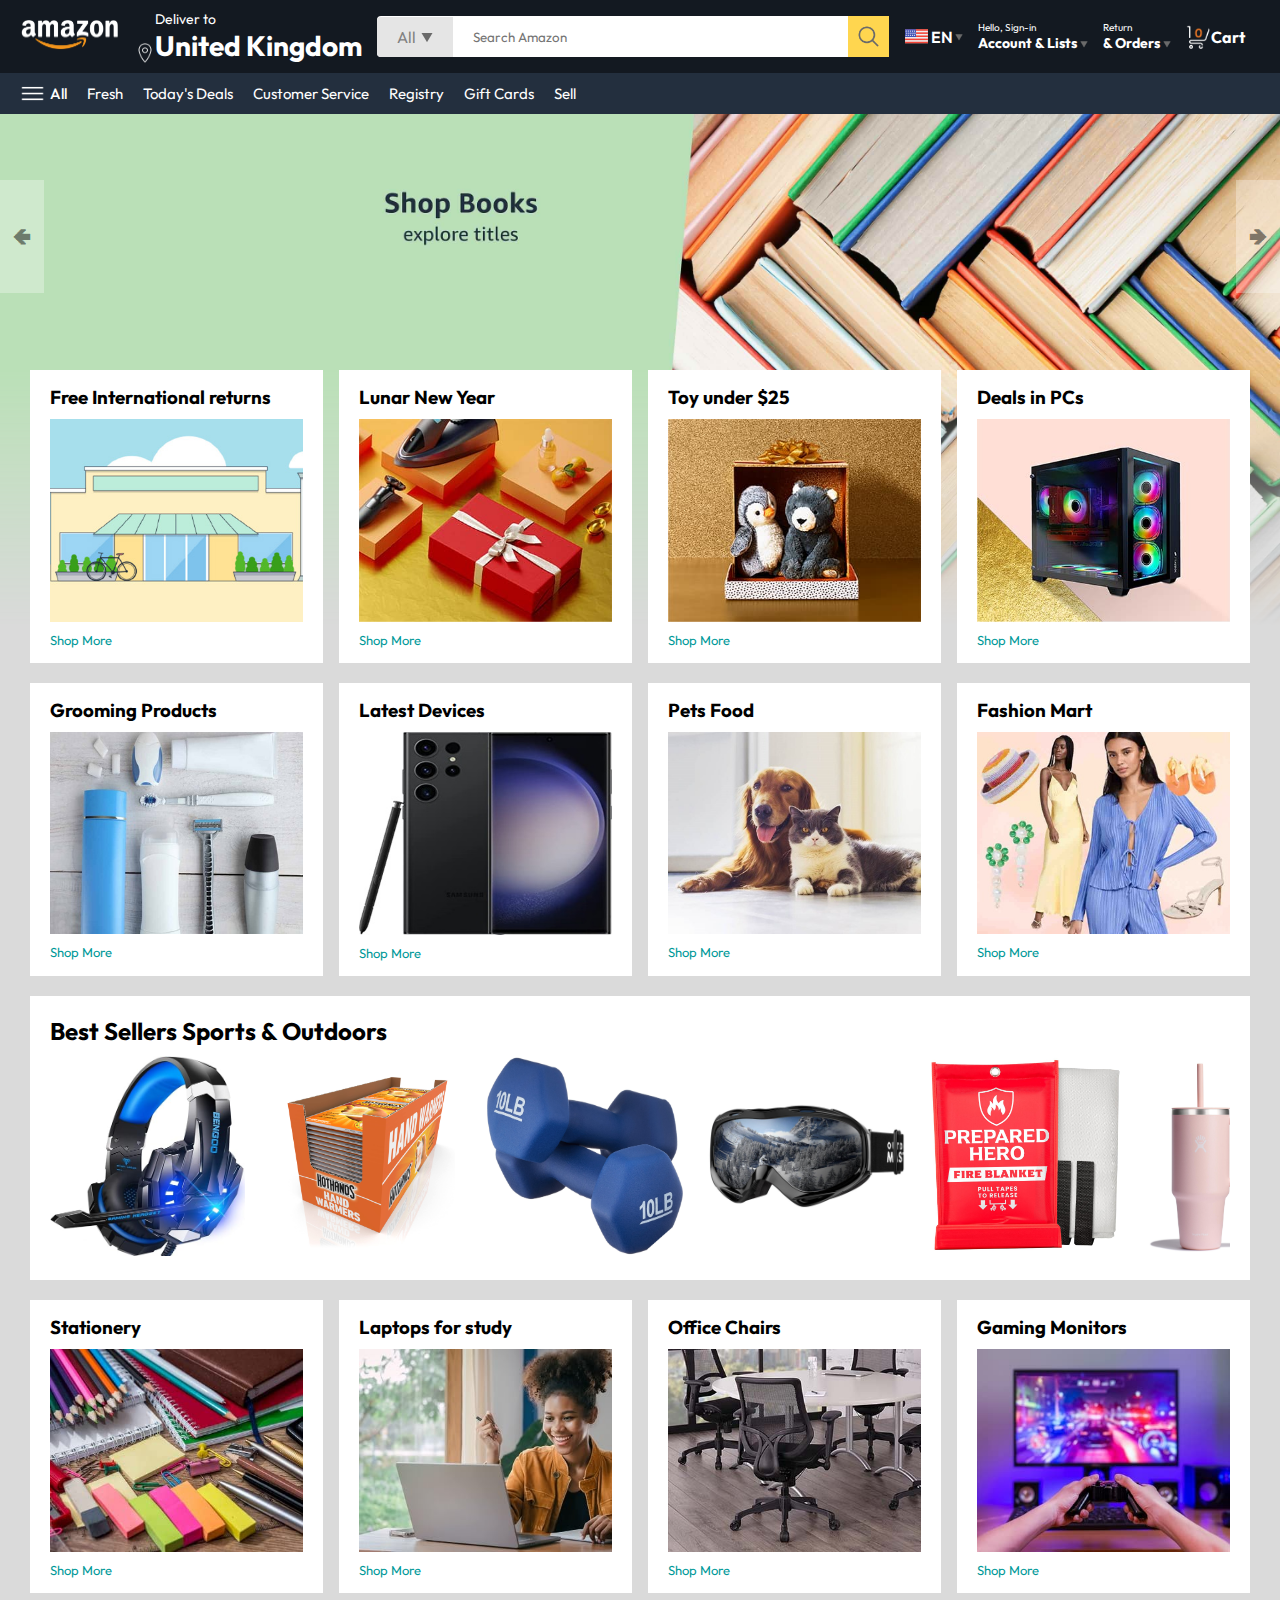
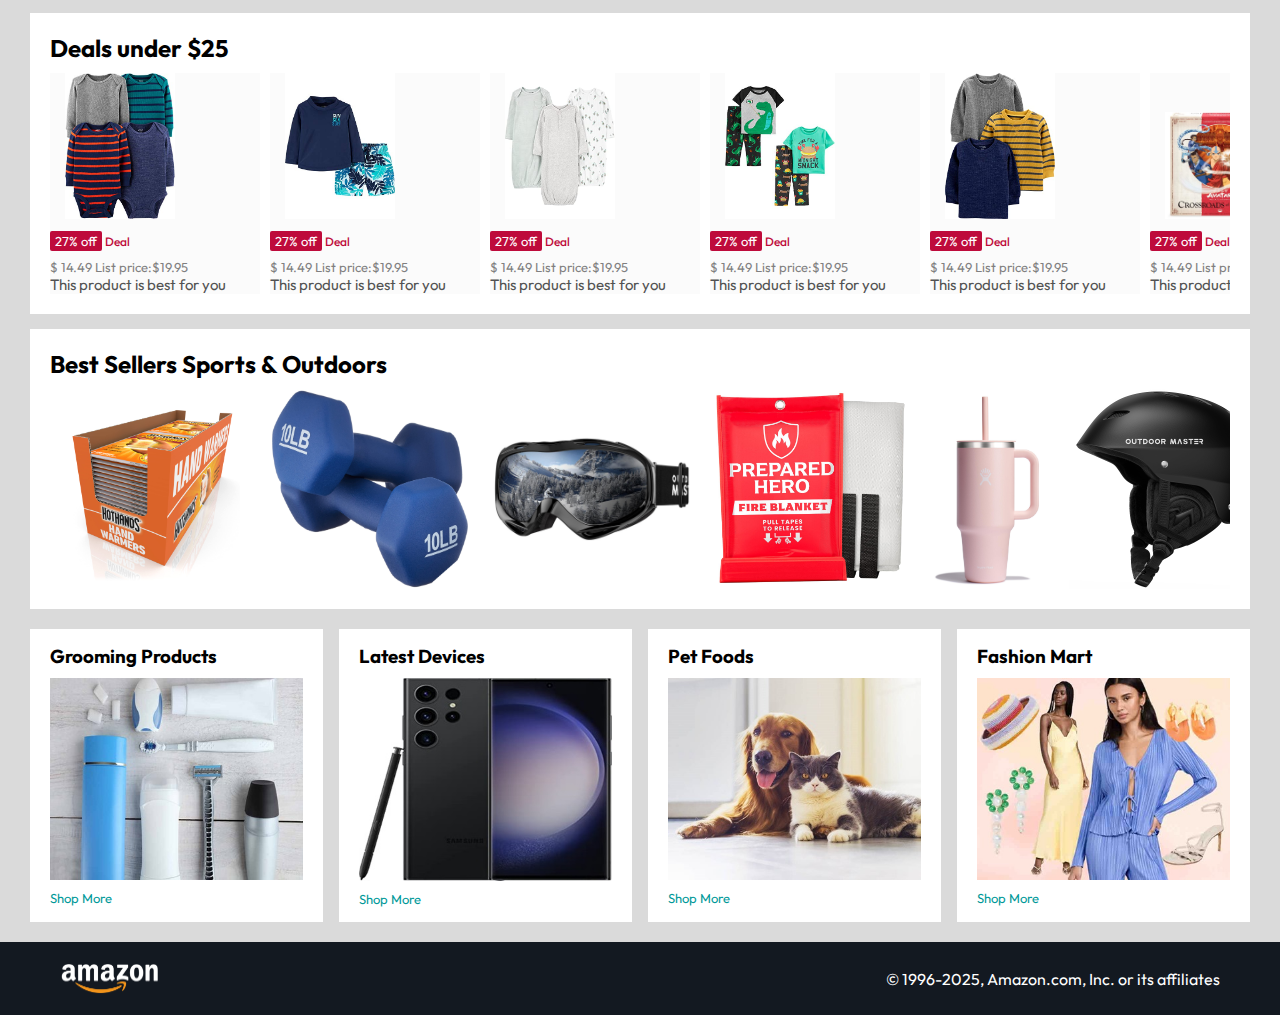
<file: index.html>
<!DOCTYPE html>
<html lang="en">
<head>
    <meta charset="UTF-8">
    <meta name="viewport" content="width=device-width, initial-scale=1.0">
    <title>Amazon Clone</title>
    <link rel="stylesheet" href="style.css">
</head>
<body>
        
    <nav>
        <a href="/"> <img src="assets/amazon_logo.png" width="100" alt="">
        
        </a>
    
    <div class="nav-country">
        <img src="./assets/location_icon.png" height="20"  >
    
    <div>
      <p>
            Deliver to
        </p>
        <h1>United Kingdom</h1>
    </div>
    </div>
    <div class="nav-search">
        <div class="nav-search-category">
            <p>All</p>
            <img src="./assets/dropdown_icon.png" height='12' >
        </div>
        <input type="text" class='nav-search-input' placeholder="Search Amazon">
        <img src="./assets/search_icon.png" class="nav-search-icon" >

    </div>
    <div class="nav-language">
        <img src="./assets/us_flag.png" width= "25px" >
        <p>EN</p>
        <img src="./assets/dropdown_icon.png" width="8px">
    </div>
    <div class="nav-text">
        <p> <a href="./sign-in.html" >Hello, Sign-in</a></p>

        <h1>Account & Lists <img src="./assets/dropdown_icon.png" width="8px"></h1>
    </div>
    <div class="nav-text">
        <p>Return</p>
        <h1> & Orders <img src="./assets/dropdown_icon.png" width="8px"></h1>
    </div>
    <a href="./sign-in.html" class="mobile-user-icon" style="display: none;">
      <img src="./assets/user.png" alt="">
    </a>
    <a href="./cart.html" class="nav-cart">
        <img src="./assets/cart_icon.png" width="25px">
        <h4>Cart</h4>
    </a>
    </nav>
<div class="nav-bottom">
    <div>
        <img src="./assets/menu_icon.png"  width="25px" alt="">
        <p>All</p>
    </div>
    <p>Fresh</p>
    <p>Today's Deals</p>
    <p>Customer Service</p>
    <p>Registry</p>
    <p>Gift Cards</p>
    <p>Sell</p>
   </div>
   <div class="header-slider">
    <a href="#" class="control_prev">&#129144</a>
    <a href="#" class="control_next">&#129146</a>


    <ul>
        <img src="./assets/header1.jpg" class="header-img">
        <img src="./assets/header2.jpg" class="header-img">
        <img src="./assets/header3.jpg" class="header-img">
        <img src="./assets/header4.jpg" class="header-img">
        <img src="./assets/header5.jpg" class="header-img">
        <img src="./assets/header6.jpg" class="header-img">
    </ul>
   </div>
   <div class="box-row header-box">
    <div class="box-col">
        <h3>Free International returns</h3>
        <img src="./assets/box1-1.jpg" alt="">
        <a href="/">Shop More</a>
    </div>
    
    <div class="box-col">
        <h3>Lunar New Year</h3>
        <img src="./assets/box1-2.jpg" alt="">
        <a href="/">Shop More</a>
    </div>
    
    <div class="box-col">
        <h3>Toy under $25</h3>
        <img src="./assets/box1-3.jpg" alt="">
        <a href="/">Shop More</a>
    </div>
    
    <div class="box-col">
        <h3>Deals in PCs</h3>
        <img src="./assets/box1-4.jpg" alt="">
        <a href="/">Shop More</a>
    </div>
   </div>
   <div class="box-row">
    <div class="box-col">
        <h3>Grooming Products</h3>
        <img src="./assets/box2-1.jpg" alt="">
        <a href="/">Shop More</a>
    </div>
    
    <div class="box-col">
        <h3>Latest Devices</h3>
        <img src="./assets/box2-2.jpg" alt="">
        <a href="/">Shop More</a>
    </div>
    
    <div class="box-col">
        <h3>Pets Food</h3>
        <img src="./assets/box2-3.jpg" alt="">
        <a href="/">Shop More</a>
    </div>
    
    <div class="box-col">
        <h3>Fashion Mart</h3>
        <img src="./assets/box2-4.jpg" alt="">
        <a href="/">Shop More</a>
    </div>
   </div>


   <div class="products-slider">
    <h2>Best Sellers Sports & Outdoors</h2>
    <div class="products">
      <a href="/D:\Users\marim\Downloads\amazon_clone_img\amazon\product.html">
      <img src="./assets/product_img.jpg" alt="">
    </a>
        <img src="./assets/product1-1.jpg" alt="">
        <img src="./assets/product1-2.jpg" alt="">
        <img src="./assets/product1-3.jpg" alt="">
        <img src="./assets/product1-4.jpg" alt="">
        <img src="./assets/product1-5.jpg" alt="">
        <img src="./assets/product1-6.jpg" alt="">
        <img src="./assets/product1-7.jpg" alt="">
        <img src="./assets/product1-8.jpg" alt="">
        <img src="./assets/product1-9.jpg" alt="">
        <img src="./assets/product1-10.jpg" alt="">
    </div>
   </div>

<div class="box-row">
    <div class="box-col">
        <h3>Stationery</h3>
        <img src="./assets/box3-1.jpg" alt="">
        <a href="/">Shop More</a>
    </div>
    
    <div class="box-col">
        <h3>Laptops for study</h3>
        <img src="./assets/box3-2.jpg" alt="">
        <a href="/">Shop More</a>
    </div>
    
    <div class="box-col">
        <h3>Office Chairs</h3>
        <img src="./assets/box3-3.jpg" alt="">
        <a href="/">Shop More</a>
    </div>
    
    <div class="box-col">
        <h3>Gaming Monitors</h3>
        <img src="./assets/box3-4.jpg" alt="">
        <a href="/">Shop More</a>
    </div>
   </div>

<div class="products-slider-with-price">
    <h2>Deals under $25</h2>
    <div class="products">
        <div class="product-card">
            <div class="product-img-container">
                 <img src="./assets/product2-1.jpg" alt="">

            </div>
              <div class="product-offer">
                <p>27% off</p>      <span>Deal</span>

              </div>
              <p class="product-price">$ <span>14.49</span> List price:$19.95</p>
              <h4>This product is best for you</h4>

        </div>
        <div class="product-card">
            <div class="product-img-container">
                 <img src="./assets/product2-2.jpg" alt="">

            </div>
              <div class="product-offer">
                <p>27% off</p>  <span>Deal</span>

              </div>
              <p class="product-price">$ <span>14.49</span> List price:$19.95</p>
              <h4>This product is best for you</h4>

        </div>
        <div class="product-card">
            <div class="product-img-container">
                 <img src="./assets/product2-3.jpg" alt="">

            </div>
              <div class="product-offer">
                <p>27% off</p>  <span>Deal</span>

              </div>
              <p class="product-price">$ <span>14.49</span> List price:$19.95</p>
              <h4>This product is best for you</h4>

        </div>
        <div class="product-card">
            <div class="product-img-container">
                 <img src="./assets/product2-4.jpg" alt="">

            </div>
              <div class="product-offer">
                <p>27% off</p>     <span>Deal</span>

              </div>
              <p class="product-price">$ <span>14.49</span> List price:$19.95</p>
              <h4>This product is best for you</h4>

        </div>
        <div class="product-card">
            <div class="product-img-container">
                 <img src="./assets/product2-5.jpg" alt="">

            </div>
              <div class="product-offer">
                <p>27% off</p>  <span>Deal</span>

              </div>
              <p class="product-price">$ <span>14.49</span> List price:$19.95</p>
              <h4>This product is best for you</h4>

        </div>
        <div class="product-card">
            <div class="product-img-container">
                 <img src="./assets/product2-6.jpg" alt="">

            </div>
              <div class="product-offer">
                <p>27% off</p>  <span>Deal</span>

              </div>
              <p class="product-price">$ <span>14.49</span> List price:$19.95</p>
              <h4>This product is best for you</h4>

        </div>
        <div class="product-card">
            <div class="product-img-container">
                 <img src="./assets/product2-7.jpg" alt="">

            </div>
              <div class="product-offer">
                <p>27% off</p>  <span>Deal</span>

              </div>
              <p class="product-price">$ <span>14.49</span> List price:$19.95</p>
              <h4>This product is best for you</h4>

        </div>
        <div class="product-card">
            <div class="product-img-container">
                 <img src="./assets/product2-8.jpg" alt="">

            </div>
              <div class="product-offer">
                <p>27% off</p>  <span>Deal</span>

              </div>
              <p class="product-price">$ <span>14.49</span> List price:$19.95</p>
              <h4>This product is best for you</h4>

        </div>
        <div class="product-card">
            <div class="product-img-container">
                 <img src="./assets/product2-9.jpg" alt="">

            </div>
              <div class="product-offer">
                <p>27% off</p>  <span>Deal</span>

              </div>
              <p class="product-price">$ <span>14.49</span> List price:$19.95</p>
              <h4>This product is best for you</h4>

        </div>
        <div class="product-card">
            <div class="product-img-container">
                 <img src="./assets/product2-10.jpg" alt="">

            </div>
              <div class="product-offer">
                <p>27% off</p>  <span>Deal</span>

              </div>
              <p class="product-price">$ <span>14.49</span> List price:$19.95</p>
              <h4>This product is best for you</h4>

        </div>
        <div class="product-card">
            <div class="product-img-container">
                 <img src="./assets/product2-11.jpg" alt="">

            </div>
              <div class="product-offer">
                <p>27% off</p>  <span>Deal</span>

              </div>
              <p class="product-price">$ <span>14.49</span> List price:$19.95</p>
              <h4>This product is best for you</h4>

        </div>
        <div class="product-card">
            <div class="product-img-container">
                 <img src="./assets/product2-12.jpg" alt="">

            </div>
              <div class="product-offer">
                <p>27% off</p>  <span>Deal</span>

              </div>
              <p class="product-price">$ <span>14.49</span> List price:$19.95</p>
              <h4>This product is best for you</h4>

        </div>

    </div>
</div>
<div class="products-slider">
    <h2>Best Sellers Sports & Outdoors</h2>
    <div class="products">
        <img src="./assets/product1-1.jpg" alt="">
        <img src="./assets/product1-2.jpg" alt="">
        <img src="./assets/product1-3.jpg" alt="">
        <img src="./assets/product1-4.jpg" alt="">
        <img src="./assets/product1-5.jpg" alt="">
        <img src="./assets/product1-6.jpg" alt="">
        <img src="./assets/product1-7.jpg" alt="">
        <img src="./assets/product1-8.jpg" alt="">
        <img src="./assets/product1-9.jpg" alt="">
        <img src="./assets/product1-10.jpg" alt="">
    </div>
   </div>
   <div class="box-row">
    <div class="box-col">
        <h3>Grooming Products</h3>
        <img src="./assets/box2-1.jpg" alt="">
        <a href="/">Shop More</a>
    </div>
    
    <div class="box-col">
        <h3>Latest Devices</h3>
        <img src="./assets/box2-2.jpg" alt="">
        <a href="/">Shop More</a>
    </div>
    
    <div class="box-col">
        <h3>Pet Foods</h3>
        <img src="./assets/box2-3.jpg" alt="">
        <a href="/">Shop More</a>
    </div>
    
    <div class="box-col">
        <h3>Fashion Mart</h3>
        <img src="./assets/box2-4.jpg" alt="">
        <a href="/">Shop More</a>
    </div>
   </div>
<footer>
  <img src="./assets/amazon_logo.png" width="100" alt="">
  <p>© 1996-2025, Amazon.com, Inc. or its affiliates</p>
</footer>

       
       
<script src="script.js"></script>    
</body>
</html>
</file>
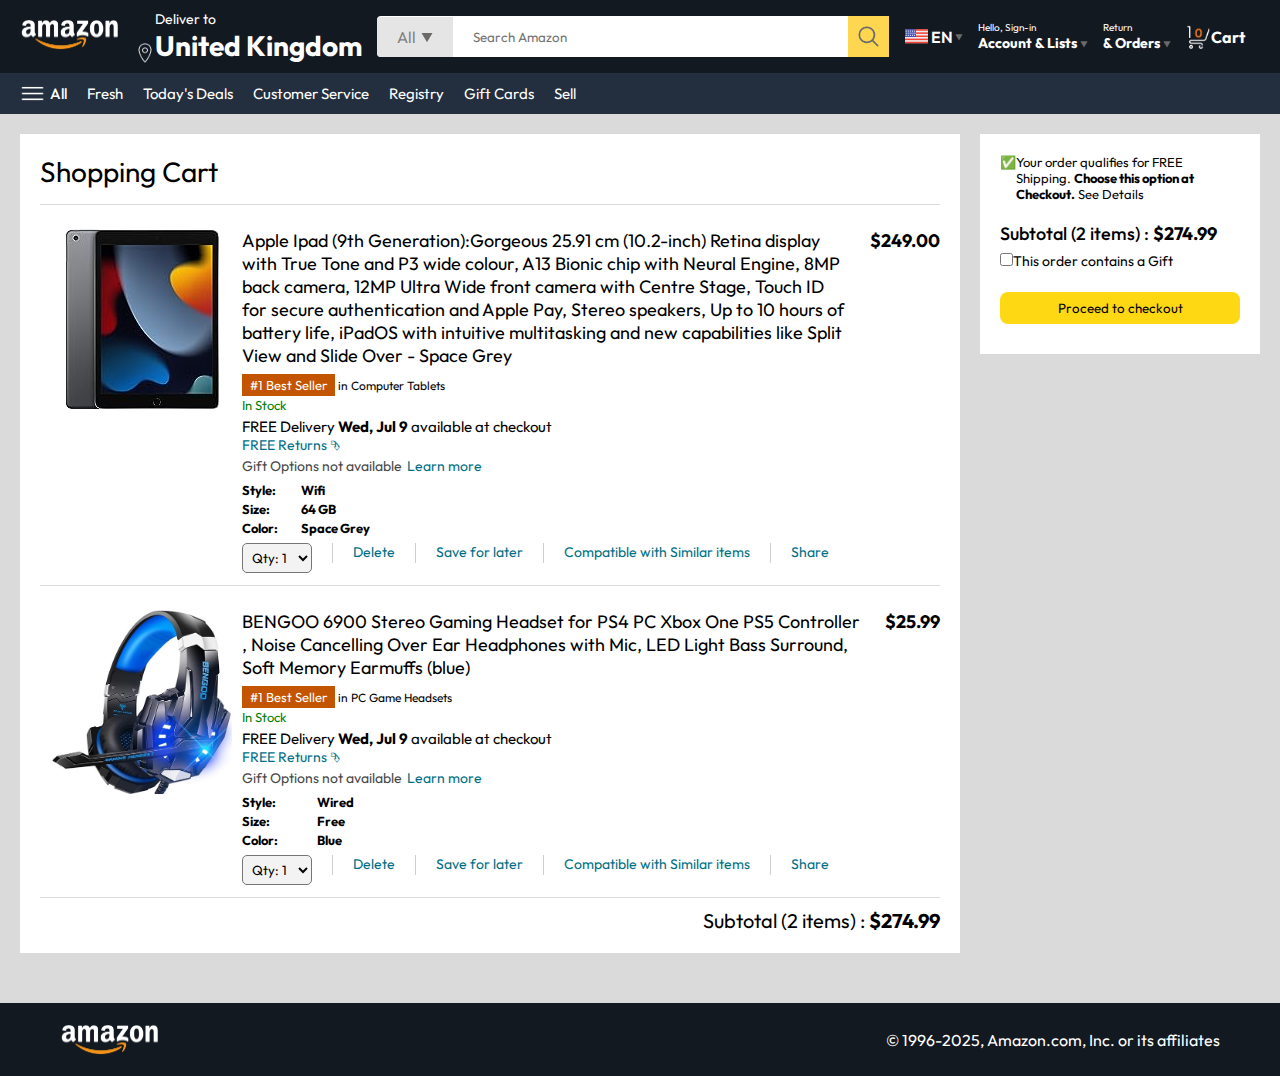
<file: cart.html>
<!DOCTYPE html>
<html lang="en">
<head>
    <meta charset="UTF-8">
    <meta name="viewport" content="width=device-width, initial-scale=1.0">
    <title>Cart</title>
    <link rel="stylesheet" href="style.css">
    <link rel="stylesheet" href="cart.css">
</head>
<body>
    <nav>
        <a href="./index.html"> <img src="assets/amazon_logo.png" width="100" alt="">
        
        </a>
    
    <div class="nav-country">
        <img src="./assets/location_icon.png" height="20"  >
    
    <div>
      <p>
            Deliver to
        </p>
        <h1>United Kingdom</h1>
    </div>
    </div>
    <div class="nav-search">
        <div class="nav-search-category">
            <p>All</p>
            <img src="./assets/dropdown_icon.png" height='12' >
        </div>
        <input type="text" class='nav-search-input' placeholder="Search Amazon">
        <img src="./assets/search_icon.png" class="nav-search-icon" >

    </div>
    <div class="nav-language">
        <img src="./assets/us_flag.png" width= "25px" >
        <p>EN</p>
        <img src="./assets/dropdown_icon.png" width="8px">
    </div>
    <div class="nav-text">
        <p><a href="./sign-in.html">Hello, Sign-in</a> </p>
        <h1>Account & Lists <img src="./assets/dropdown_icon.png" width="8px"></h1>
    </div>
    <div class="nav-text">
        <p>Return</p>
        <h1> & Orders <img src="./assets/dropdown_icon.png" width="8px"></h1>
    </div>
    <a href="./sign-in.html" class="mobile-user-icon" style="display: none;">
      <img src="./assets/user.png" alt="">
    </a>
    <a href="./cart.html" class="nav-cart">
        <img src="./assets/cart_icon.png" width="25px">
        <h4>Cart</h4>
    </a>
    </nav>
<div class="nav-bottom">
    <div>
        <img src="./assets/menu_icon.png"  width="25px" alt="">
        <p>All</p>
    </div>
    <p>Fresh</p>
    <p>Today's Deals</p>
    <p>Customer Service</p>
    <p>Registry</p>
    <p>Gift Cards</p>
    <p>Sell</p>
   </div>
  
   <div class="cart">
    <div class="cart-left">
        <h1>Shopping Cart</h1>
        <hr>
            <div class="product-cart-list">
            <img src="./assets/ipad_img.jpg" alt="" width="180px">
            <div>
                <div class="product-cart-titleprice">
                    <p>Apple Ipad (9th Generation):Gorgeous 25.91 cm (10.2-inch) Retina display with True Tone
                        and P3 wide colour, A13 Bionic chip with Neural Engine, 8MP back camera, 12MP Ultra Wide 
                        front camera with Centre Stage, Touch ID for secure authentication and Apple Pay, Stereo 
                        speakers, Up to 10 hours of battery life, iPadOS with intuitive multitasking and new 
                        capabilities like Split View and Slide Over - Space Grey</p>
                        <p><b>$249.00</b></p>
                </div>
                <p  class="product-cart-best-seller">
                    <span>#1 Best Seller</span> in Computer Tablets </p>
                    <p class="product-cart-stock">In Stock</p>
                    <p class="product-cart-delivery">FREE Delivery <b>Wed, Jul 9</b> available at checkout</p>
                    <p class="product-cart-returns">FREE Returns &#11191</p>
                    <p class="product-cart-giftoption">Gift Options not available
                    <span>Learn more</span></p>

                    <div class="product-cart-specs">
                        <p><b>Style:</b></p>  <p><b>Wifi</b></p>
                        <p><b>Size:</b></p>  <p><b>64 GB</b></p>
                        <p><b>Color:</b></p>  <p><b>Space Grey</b></p>
                         
                        
                    </div>
                    <div class="cart-list-action">
                        <select>
                            <option value="1">Qty: 1</option>
                            <option value="2">Qty: 2</option>
                            <option value="3">Qty: 3</option>
                            <option value="4">Qty: 4</option>
                            <option value="5">Qty: 5</option>
                        </select>
                        <hr>
                        <p class="action-btn">Delete</p>
                        <hr>
                        <p class="action-btn">Save for later </p>
                        <hr>
                        <p class="action-btn">Compatible with Similar items</p>
                        <hr>
                        <p class="action-btn">Share</p>
                    </div>
                    
            
                    </div>
                
                    </div>
                    <hr>
                    <div class="product-cart-list">
            <img src="./assets/product_img.jpg" alt="" width="180px">
            <div>
                <div class="product-cart-titleprice">
                    <p>BENGOO 6900 Stereo Gaming Headset for PS4 PC Xbox One PS5 Controller , Noise Cancelling Over Ear Headphones
                    with Mic, LED Light Bass Surround, Soft Memory Earmuffs (blue)</p>
                        <p><b>$25.99</b></p>
                </div>
                <p  class="product-cart-best-seller">
                    <span>#1 Best Seller</span> in PC Game Headsets </p>
                    <p class="product-cart-stock">In Stock</p>
                    <p class="product-cart-delivery">FREE Delivery <b>Wed, Jul 9</b> available at checkout</p>
                    <p class="product-cart-returns">FREE Returns &#11191</p>
                    <p class="product-cart-giftoption">Gift Options not available
                    <span>Learn more</span></p>

                    <div class="product-cart-specs">
                        <p><b>Style:</b></p>  <p><b>Wired</b></p>
                        <p><b>Size:</b></p>  <p><b>Free</b></p>
                        <p><b>Color:</b></p>  <p><b>Blue</b></p>
                         
                        
                    </div>
                    <div class="cart-list-action">
                        <select>
                            <option value="1">Qty: 1</option>
                            <option value="2">Qty: 2</option>
                            <option value="3">Qty: 3</option>
                            <option value="4">Qty: 4</option>
                            <option value="5">Qty: 5</option>
                        </select>
                        <hr>
                        <p class="action-btn">Delete</p>
                        <hr>
                        <p class="action-btn">Save for later </p>
                        <hr>
                        <p class="action-btn">Compatible with Similar items</p>
                        <hr>
                        <p class="action-btn">Share</p>
            

            </div>
    </div>
    
    </div>
    <hr>
    <div class="cart-list-subtotal">
        Subtotal (2 items) : <b>$274.99</b>
        </div>
        </div>
    <div class="cart-right">
        <div class="cart-free-delivery">
            <p>&#x2705</p>
            <p>Your order qualifies for FREE Shipping. <b>Choose this option at Checkout.</b> See Details </p>
        </div>
        <p class="cart-subtotal">Subtotal (2 items) : <b>$274.99</b></p>
        <p class="cart-right-gift"> <input type="checkbox">This order contains a Gift</p>
        <button>Proceed to checkout</button>
    </div>
    </div>
   
  <footer class="footer-cart">
  <img src="./assets/amazon_logo.png" width="100" alt="">
  <p>© 1996-2025, Amazon.com, Inc. or its affiliates</p>
</footer>  
    
</body>
</html>
</file>
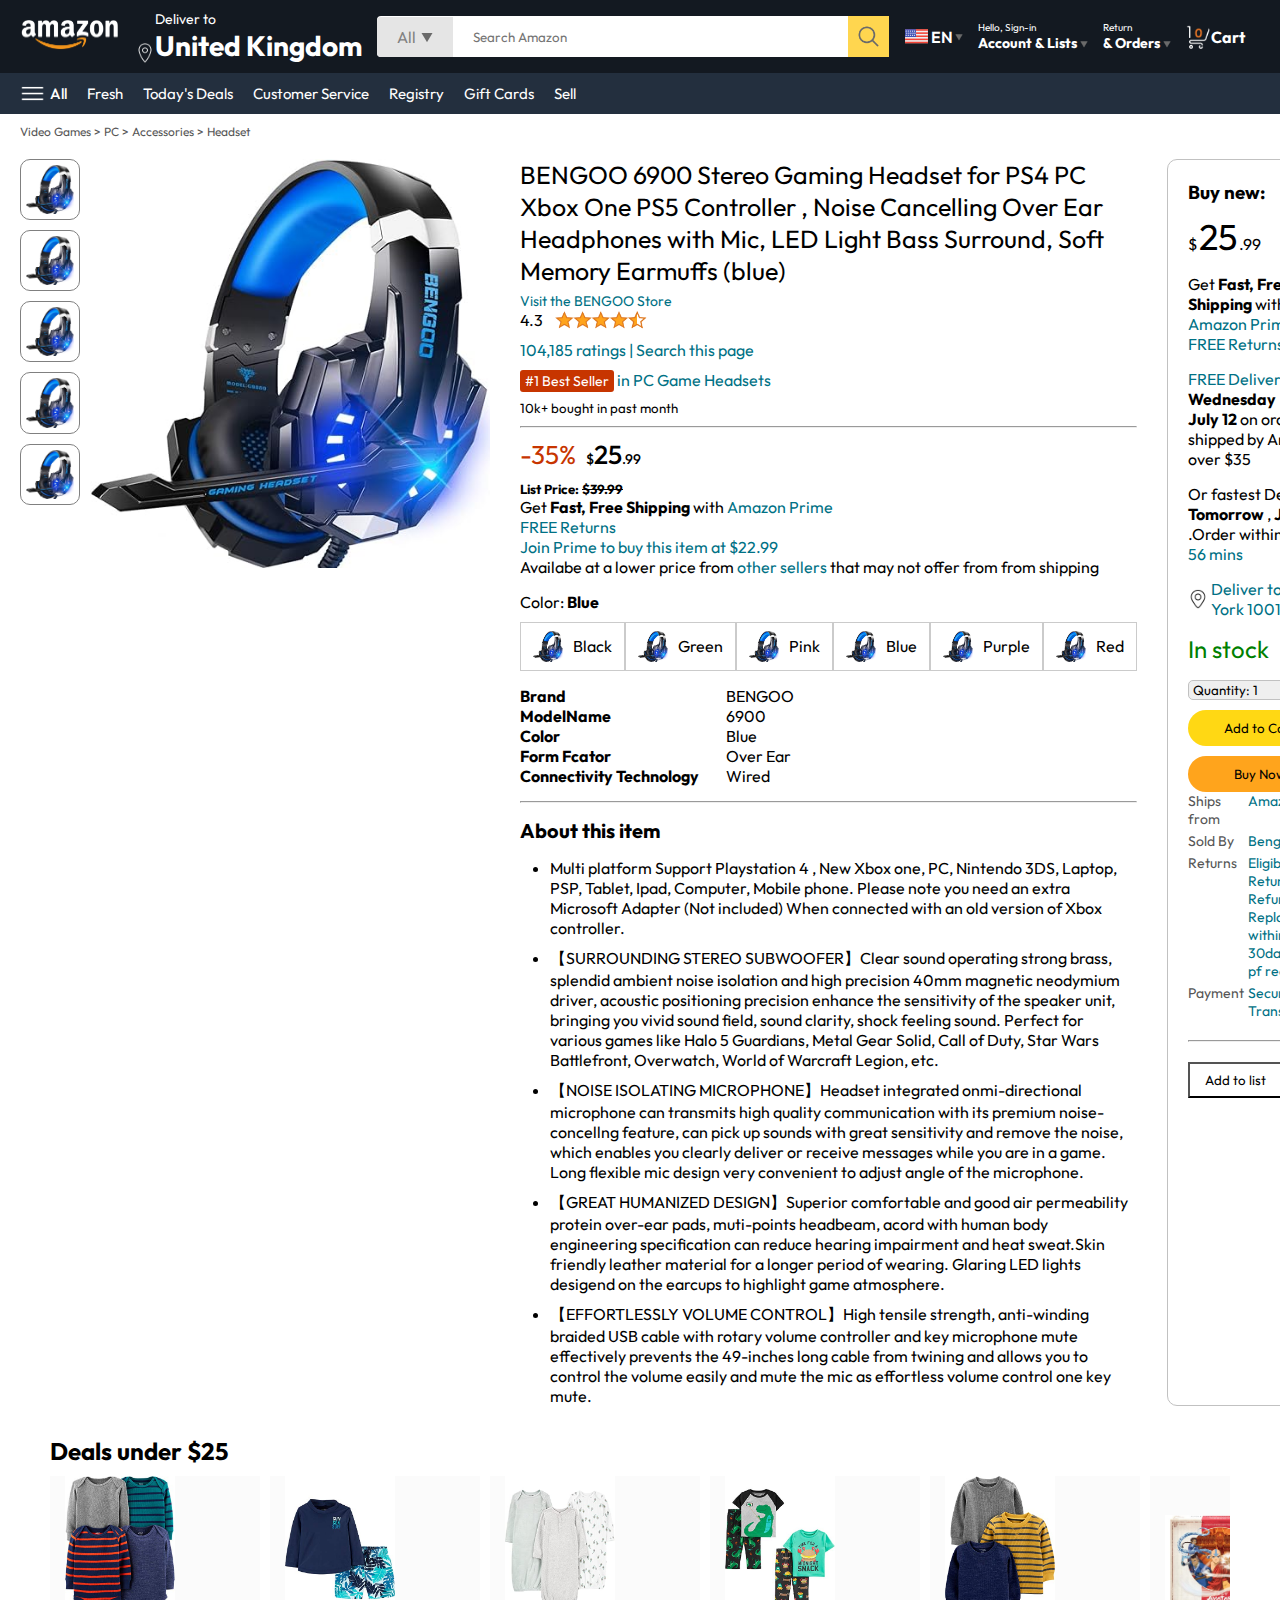
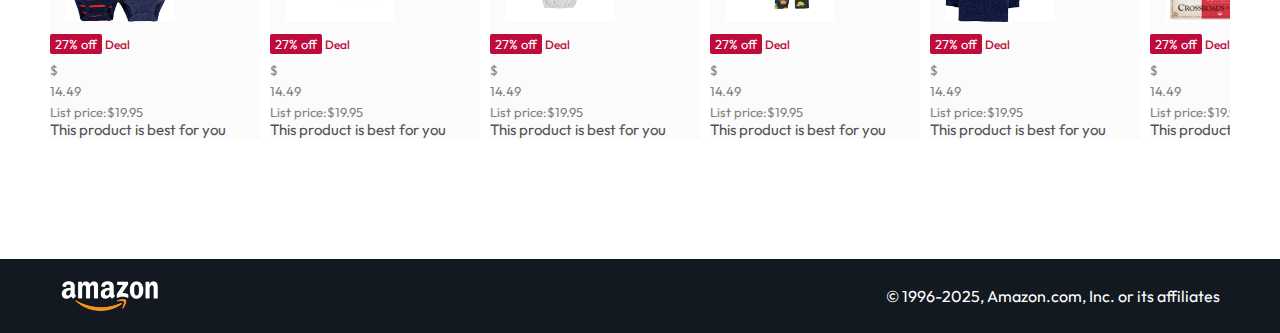
<file: product.html>
<!DOCTYPE html>
<html lang="en">
<head>
    <meta charset="UTF-8">
    <meta name="viewport" content="width=device-width, initial-scale=1.0">
    <title>Product Page</title>
    <link rel="stylesheet" href="style.css">
    <link rel="stylesheet" href="product.css">

</head>
<body>
    <nav>
        <a href="./index.html"> <img src="assets/amazon_logo.png" width="100" alt="">
        
        </a>
    
    <div class="nav-country">
        <img src="./assets/location_icon.png" height="20"  >
    
    <div>
      <p>
            Deliver to
        </p>
        <h1>United Kingdom</h1>
    </div>
    </div>
    <div class="nav-search">
        <div class="nav-search-category">
            <p>All</p>
            <img src="./assets/dropdown_icon.png" height='12' >
        </div>
        <input type="text" class='nav-search-input' placeholder="Search Amazon">
        <img src="./assets/search_icon.png" class="nav-search-icon" >

    </div>
    <div class="nav-language">
        <img src="./assets/us_flag.png" width= "25px" >
        <p>EN</p>
        <img src="./assets/dropdown_icon.png" width="8px">
    </div>
    <div class="nav-text">
        <p><a href="./sign-in.html">Hello, Sign-in</a> </p>
        <h1>Account & Lists <img src="./assets/dropdown_icon.png" width="8px"></h1>
    </div>
    <div class="nav-text">
        <p>Return</p>
        <h1> & Orders <img src="./assets/dropdown_icon.png" width="8px"></h1>
    </div>
    <a href="./sign-in.html" class="mobile-user-icon" style="display: none;">
      <img src="./assets/user.png" alt="">
    </a>
    <a href="./cart.html" class="nav-cart">
        <img src="./assets/cart_icon.png" width="25px">
        <h4>Cart</h4>
    </a>
    </nav>
<div class="nav-bottom">
    <div>
        <img src="./assets/menu_icon.png"  width="25px" alt="">
        <p>All</p>
    </div>
    <p>Fresh</p>
    <p>Today's Deals</p>
    <p>Customer Service</p>
    <p>Registry</p>
    <p>Gift Cards</p>
    <p>Sell</p>
   </div>
 <p class="breadcrum">Video Games > PC > Accessories > Headset</p>  
 
 <div class="product-display">
    <div class="product-d-image">
        <div class="product-icons">
            <img src="./assets/product_img.jpg" width ="60" alt="">
            <img src="./assets/product_img.jpg" width ="60" alt="">
            <img src="./assets/product_img.jpg" width ="60" alt="">
            <img src="./assets/product_img.jpg" width ="60" alt="">
            <img src="./assets/product_img.jpg" width ="60" alt="">
        </div>
        
        <div class="product-main-image">
            <img src="./assets/product_img.jpg" width ="400" alt="">
        </div>
        </div>
    
    <div class="product-d-details">
        <p class="product-title">
            BENGOO 6900 Stereo Gaming Headset for PS4 PC Xbox One PS5 Controller , Noise Cancelling Over Ear Headphones
            with Mic, LED Light Bass Surround, Soft Memory Earmuffs (blue)
        </p>
        <p class="brand-store">Visit the BENGOO Store</p>
        <div class="product-rating">
            <div>
                <div>4.3 <img src="./assets/rating_img.png"  alt="" height="20px"></div>
            </div>
            <p>104,185 ratings | Search this page</p>
            <p><span>#1 Best Seller</span> in PC Game Headsets</p>
            <h5> 10k+ bought in past month</h5>
            <hr>
        </div>
        <div class="product-d-price">
            <div>
                <p>-35%</p>
                <h1>$<span>25</span>.99</h1>
            </div>
            <h5>List Price:  <span>$39.99</span></h5>
            <p>Get <b>Fast, Free Shipping</b> with <span>Amazon Prime</span></p>

            <p><span> FREE Returns</span></p>
            <p><span>Join Prime to buy this item at $22.99</span></Join></p>
            <p>Availabe at a lower price from <span>other sellers</span> that may not offer from from shipping</p>
        </div>

        <div class="product-color-selection">
            <p>Color: <b>Blue</b></p>
            <div class="product-color-options">
                <div class="options">
                    <img src="./assets/product_img.jpg" alt="" width="30px">
                    <p>Black</p>
                </div>
                <div class="options">
                    <img src="./assets/product_img.jpg" alt="" width="30px">
                    <p>Green</p>
                </div>
                <div class="options">
                    <img src="./assets/product_img.jpg" alt="" width="30px">
                    <p>Pink</p>
                </div>
                <div class="options">
                    <img src="./assets/product_img.jpg" alt="" width="30px">
                    <p>Blue</p>
                </div>
                <div class="options">
                    <img src="./assets/product_img.jpg" alt="" width="30px">
                    <p>Purple</p>
                </div>
                <div class="options">
                    <img src="./assets/product_img.jpg" alt="" width="30px">
                    <p>Red</p>
                </div>
                
            </div>
        </div>
        <div class="product-info">
            <p><b>Brand</b></p> <p>BENGOO</p>
            <p><b>ModelName</b></p> <p>6900</p>
            <p><b>Color</b></p> <p>Blue</p>
            <p><b>Form Fcator</b></p> <p>Over Ear</p>
            <p><b>Connectivity Technology</b></p> <p>Wired</p>
            
        </div>
        <hr>
        <div class="product-description">
            <h1>About this item</h1>
            <ul>
                <li>Multi platform Support Playstation 4 , New Xbox one, PC, Nintendo 3DS, Laptop,
                    PSP, Tablet, Ipad, Computer, Mobile phone. Please note you need an extra Microsoft Adapter (Not included)
                    When connected with an old version of Xbox controller.
                </li>
                <li>
                    【SURROUNDING STEREO SUBWOOFER】Clear sound operating strong brass, splendid ambient noise isolation and high 
                    precision 40mm magnetic neodymium driver, acoustic positioning precision enhance the sensitivity of the 
                    speaker unit, bringing you vivid sound field, sound clarity, shock feeling sound. Perfect for various games 
                    like Halo 5 Guardians, Metal Gear Solid, Call of Duty, Star Wars Battlefront, Overwatch, World of Warcraft Legion, etc.
                </li>
                <li>
                    【NOISE ISOLATING MICROPHONE】Headset integrated onmi-directional microphone can transmits high quality communication 
                    with its premium noise-concellng feature, can pick up sounds with great sensitivity and remove the noise, which 
                    enables you clearly deliver or receive messages while you are in a game. Long flexible mic design very convenient to 
                    adjust angle of the microphone. 
                </li>
                <li>
                    【GREAT HUMANIZED DESIGN】Superior comfortable and good air permeability protein over-ear pads, muti-points headbeam, 
                    acord with human body engineering specification can reduce hearing impairment and heat sweat.Skin friendly leather 
                    material for a longer period of wearing. Glaring LED lights desigend on the earcups to highlight game atmosphere.
                </li>
                <li>
                    【EFFORTLESSLY VOLUME CONTROL】High tensile strength, anti-winding braided USB cable with rotary volume controller 
                    and key microphone mute effectively prevents the 49-inches long cable from twining and allows you to control the 
                    volume easily and mute the mic as effortless volume control one key mute.


                </li>
            </ul>
        </div>
        
    </div>
    <div class="product-d-purchase">
        <div class="title">
            <h3>Buy new:</h3> <img src="./assets/circle_icon.png" alt="" width="20px">
        </div>
        <h1 class="price">$<span>25</span>.99</h1>
        <div class="gap">
            <p>Get <b>Fast, Free Shipping</b> with <span>Amazon Prime</span></p>
            <P><span>FREE Returns</span></P>
        </div>
        <div class="gap">
            <p><span>FREE Delivery</span> <b>Wednesday</b> </p>
            <p><b>July 12</b> on orders shipped by Amazon over $35</p>
           </div>
        <div class="gap">
            <p>Or fastest Delivery <b>Tomorrow</b> , <b>July 7</b> .Order within <span>10hrs 56 mins</span> </p>
            
           </div>
           <div class="delivery-location">
            <img src="./assets/location_icon_dark.png" alt="" width="20px">
            <p><span>Deliver to New York 10014</span></p>
           </div>
           <h2 class="product-stock">In stock</h2>
           <select class="product-quantity">
            <option value="1">Quantity: 1</option>
            <option value="2">Quantity: 2</option>
            <option value="3">Quantity: 3</option>
           </select>
           <button class="btn">Add to Cart</button>
           <button class="btn product-buy">Buy Now</button>

           <div class="product-seller-info">
            <p>Ships from</p> <p><span>Amazon</span></p>
            <p>Sold By</p> <p><span>Bengoo.Inc</span></p>
            <p>Returns</p> <p><span>Eligible for Return, Refund or Replacement
                within 30days days pf receipt</span></p>
            <p>Payment</p> <p><span>Secure Transaction</span></p>
           </div>
           
           <hr>
           <button class="product-add-list">Add to list</button>
    </div>
</div>
</div>
 
          <div class="products-slider-with-price">
    <h2>Deals under $25</h2>
    <div class="products">
        <div class="product-card">
            <div class="product-img-container">
                 <img src="./assets/product2-1.jpg" alt="">

            </div>
              <div class="product-offer">
                <p>27% off</p>      <span>Deal</span>

              </div>
              <p class="product-price">$ <span>14.49</span> List price:$19.95</p>
              <h4>This product is best for you</h4>

        </div>
        <div class="product-card">
            <div class="product-img-container">
                 <img src="./assets/product2-2.jpg" alt="">

            </div>
              <div class="product-offer">
                <p>27% off</p>  <span>Deal</span>

              </div>
              <p class="product-price">$ <span>14.49</span> List price:$19.95</p>
              <h4>This product is best for you</h4>

        </div>
        <div class="product-card">
            <div class="product-img-container">
                 <img src="./assets/product2-3.jpg" alt="">

            </div>
              <div class="product-offer">
                <p>27% off</p>  <span>Deal</span>

              </div>
              <p class="product-price">$ <span>14.49</span> List price:$19.95</p>
              <h4>This product is best for you</h4>

        </div>
        <div class="product-card">
            <div class="product-img-container">
                 <img src="./assets/product2-4.jpg" alt="">

            </div>
              <div class="product-offer">
                <p>27% off</p>     <span>Deal</span>

              </div>
              <p class="product-price">$ <span>14.49</span> List price:$19.95</p>
              <h4>This product is best for you</h4>

        </div>
        <div class="product-card">
            <div class="product-img-container">
                 <img src="./assets/product2-5.jpg" alt="">

            </div>
              <div class="product-offer">
                <p>27% off</p>  <span>Deal</span>

              </div>
              <p class="product-price">$ <span>14.49</span> List price:$19.95</p>
              <h4>This product is best for you</h4>

        </div>
        <div class="product-card">
            <div class="product-img-container">
                 <img src="./assets/product2-6.jpg" alt="">

            </div>
              <div class="product-offer">
                <p>27% off</p>  <span>Deal</span>

              </div>
              <p class="product-price">$ <span>14.49</span> List price:$19.95</p>
              <h4>This product is best for you</h4>

        </div>
        <div class="product-card">
            <div class="product-img-container">
                 <img src="./assets/product2-7.jpg" alt="">

            </div>
              <div class="product-offer">
                <p>27% off</p>  <span>Deal</span>

              </div>
              <p class="product-price">$ <span>14.49</span> List price:$19.95</p>
              <h4>This product is best for you</h4>

        </div>
        <div class="product-card">
            <div class="product-img-container">
                 <img src="./assets/product2-8.jpg" alt="">

            </div>
              <div class="product-offer">
                <p>27% off</p>  <span>Deal</span>

              </div>
              <p class="product-price">$ <span>14.49</span> List price:$19.95</p>
              <h4>This product is best for you</h4>

        </div>
        <div class="product-card">
            <div class="product-img-container">
                 <img src="./assets/product2-9.jpg" alt="">

            </div>
              <div class="product-offer">
                <p>27% off</p>  <span>Deal</span>

              </div>
              <p class="product-price">$ <span>14.49</span> List price:$19.95</p>
              <h4>This product is best for you</h4>

        </div>
        <div class="product-card">
            <div class="product-img-container">
                 <img src="./assets/product2-10.jpg" alt="">

            </div>
              <div class="product-offer">
                <p>27% off</p>  <span>Deal</span>

              </div>
              <p class="product-price">$ <span>14.49</span> List price:$19.95</p>
              <h4>This product is best for you</h4>

        </div>
        <div class="product-card">
            <div class="product-img-container">
                 <img src="./assets/product2-11.jpg" alt="">

            </div>
              <div class="product-offer">
                <p>27% off</p>  <span>Deal</span>

              </div>
              <p class="product-price">$ <span>14.49</span> List price:$19.95</p>
              <h4>This product is best for you</h4>

        </div>
        <div class="product-card">
            <div class="product-img-container">
                 <img src="./assets/product2-12.jpg" alt="">

            </div>
              <div class="product-offer">
                <p>27% off</p>  <span>Deal</span>

              </div>
              <p class="product-price">$ <span>14.49</span> List price:$19.95</p>
              <h4>This product is best for you</h4>

        </div>
      </div>
   </div>

<footer  class="product-footer">
  <img src="./assets/amazon_logo.png" width="100" alt="">
  <p>© 1996-2025, Amazon.com, Inc. or its affiliates</p>
</footer>

<script>
    const scrollContainer = document.querySelectorAll('.products');
for (const item of scrollContainer){
    item.addEventListener('wheel' , (evt)=>{
        evt.preventDefault
        item.scrollLeft += evt.deltaY;
    });

}
</script>
</body>
</html>
</file>
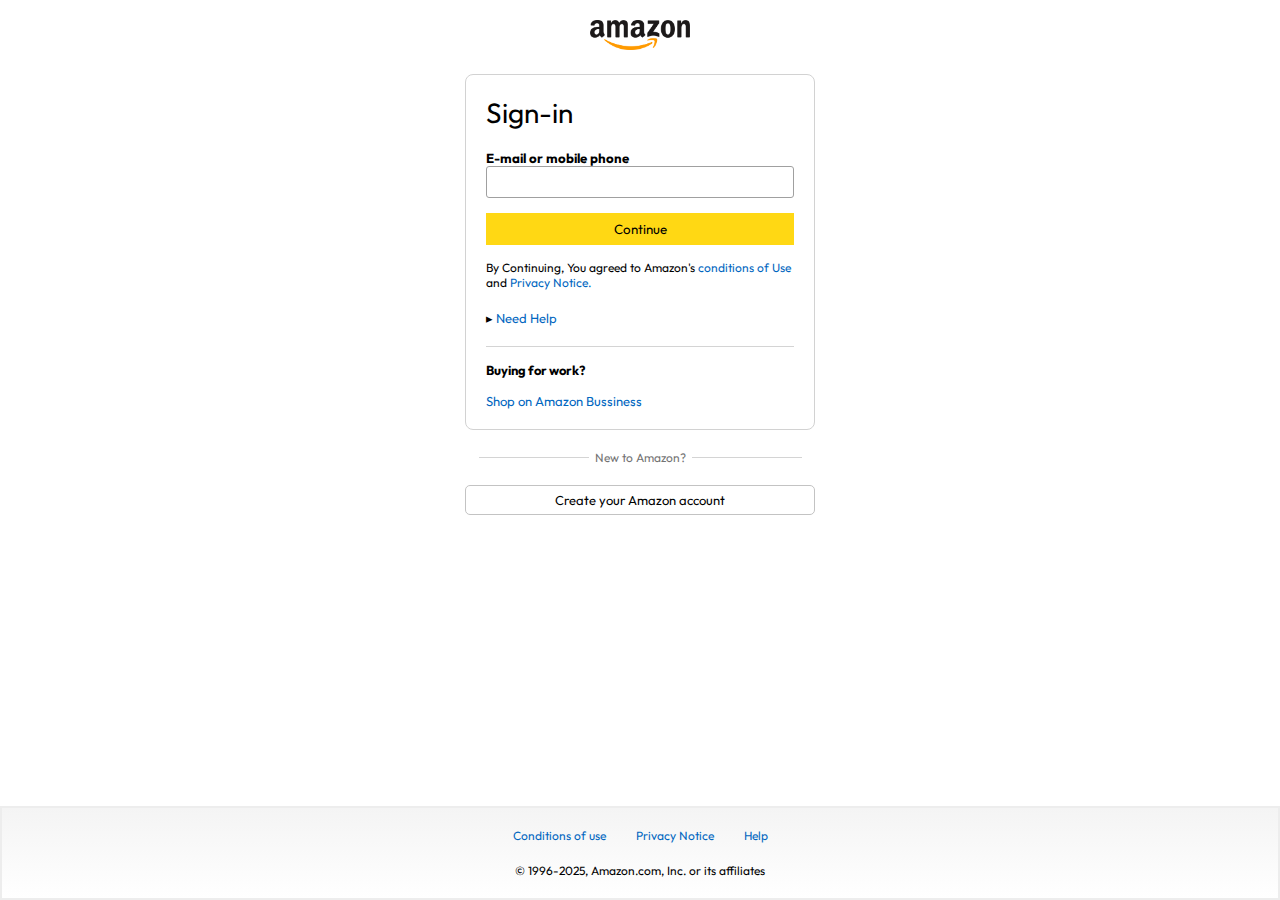
<file: sign-in.html>
<!DOCTYPE html>
<html lang="en">
<head>
    <meta charset="UTF-8">
    <meta name="viewport" content="width=device-width, initial-scale=1.0">
    <title>Amazon-Sign-in</title> 
    <link rel="stylesheet" href="sign-in.css">
</head>
<body>
    <a href="/"><img src="./assets/amazon_logo_dark.png" alt="" class="logo" width="100px"></a>
    <div class="sign-in-container">
        <h1 class="signin-title">Sign-in</h1>
        <h5 class="input-label">E-mail or mobile phone</h5>
        <input type="text">
        <a href="./index.html">
        <button>Continue</button>
        </a>
        <p class="signin-condition">By Continuing, You agreed to Amazon's <span>conditions of Use</span> and <span>Privacy Notice.</span></p>
        <p class="signin-help">&#9656 <span>Need Help</span></p>
        <hr>
        <h4>Buying for work?</h4>
        <p class="signin-business"><span>Shop on Amazon Bussiness</span></p>
       
    </div>
    <div class="signin-bottom">
        <hr>
        <p class="signin-condition">New to Amazon?</p>
        <hr>
    </div>
    <a href="./sign-up.html">
        <button class="signin-signup-btn">Create your Amazon account</button>
    </a>
    
    <footer class="signin-footer">
        <div class="footer-links">
          <a href="#">Conditions of use</a>
          <a href="#">Privacy Notice</a>
          <a href="#">Help</a>  
            
        </div>
        <p class="footer-copyright">© 1996-2025, Amazon.com, Inc. or its affiliates</p>
</body>
</html>
</file>
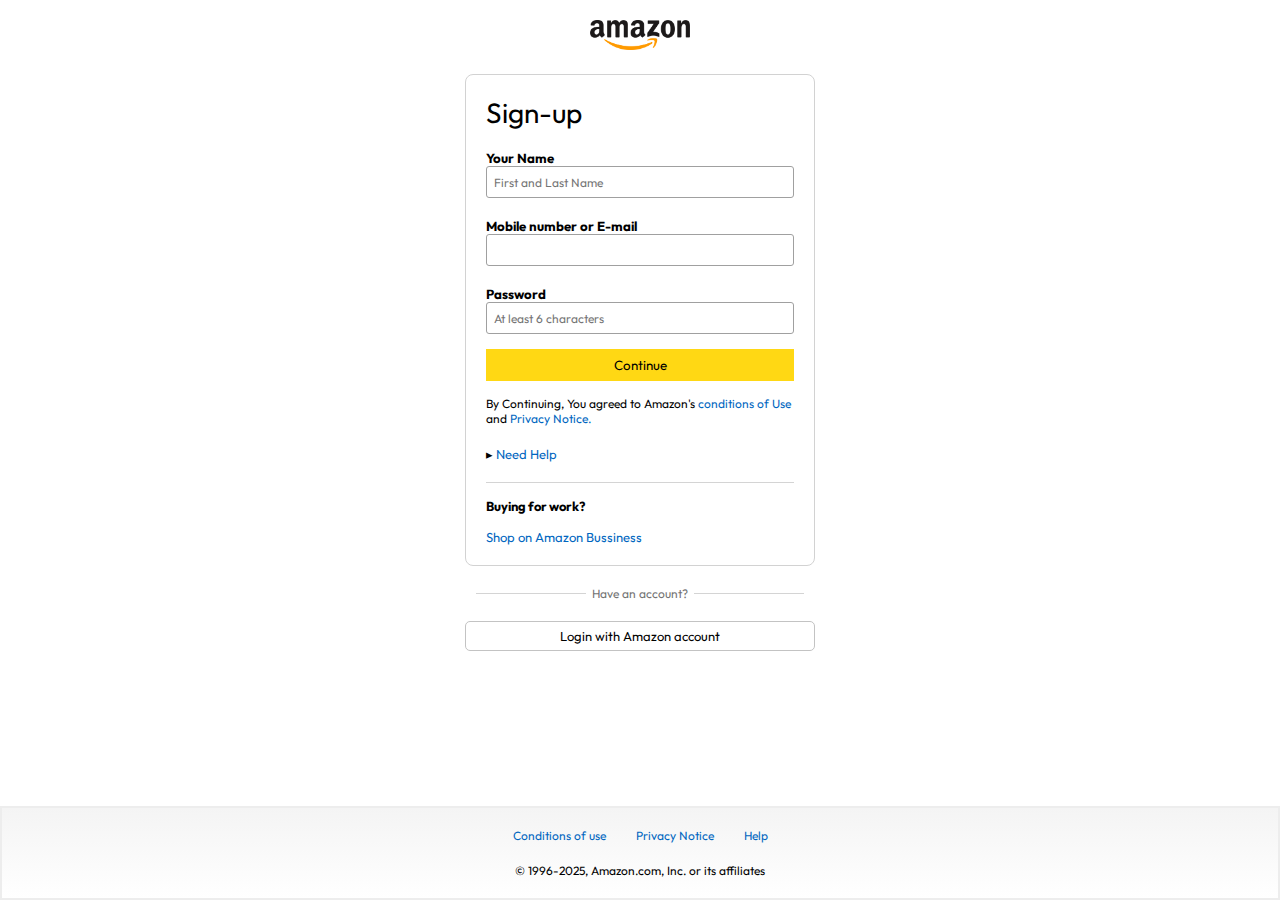
<file: sign-up.html>
<!DOCTYPE html>
<html lang="en">
<head>
    <meta charset="UTF-8">
    <meta name="viewport" content="width=device-width, initial-scale=1.0">
    <title>Sign-up</title>
    <link rel="stylesheet" href="sign-in.css">
</head>
<body>
    <body>
    <a href="/"><img src="./assets/amazon_logo_dark.png" alt="" class="logo" width="100px"></a>
    <div class="sign-in-container">
        <h1 class="signin-title">Sign-up</h1>
        <h5 class="input-label">Your Name</h5>
        <input type="text" placeholder="First and Last Name">
        <h5 class="input-label">Mobile number or E-mail</h5>
        <input type="text">
        <h5 class="input-label">Password</h5>
        <input type="password" placeholder="At least 6 characters">
        <a href="./index.html">
        <button>Continue</button>
        </a>
        <p class="signin-condition">By Continuing, You agreed to Amazon's <span>conditions of Use</span> and <span>Privacy Notice.</span></p>
        <p class="signin-help">&#9656 <span>Need Help</span></p>
        <hr>
        <h4>Buying for work?</h4>
        <p class="signin-business"><span>Shop on Amazon Bussiness</span></p>
       
    </div>
    <div class="signin-bottom">
        <hr>
        <p class="signin-condition">Have an account?</p>
        <hr>
    </div>
    <a href="./sign-in.html">
        <button class="signin-signup-btn">Login with Amazon account</button>
    </a>
    
    <footer class="signin-footer">
        <div class="footer-links">
          <a href="#">Conditions of use</a>
          <a href="#">Privacy Notice</a>
          <a href="#">Help</a>  
            
        </div>
        <p class="footer-copyright">© 1996-2025, Amazon.com, Inc. or its affiliates</p>
    
</body>
</html>
</file>
<file: style.css>
@import url('https://fonts.googleapis.com/css2?family=Outfit:wght@100..900&display=swap');
html{
    scroll-behavior: smooth;
}
*{
    padding:0;
    margin:0;
    box-sizing: border-box;
    font-family: Outfit;
}

body{
    background: #dadada;
}
a{
    text-decoration: none;
    color:inherit;
}
nav{
    display:flex;
    align-items:center;
    justify-content: space-between;
    background: #131921;
    padding:10px 20px;
    color:white;
}
.nav-country{
    display:flex;
    align-items: end;
    margin-left: 15px;
    font-size: 13px;
    color:#c4c4c4;
}
.nav-country{
    color:#fff;
    font-size: 14px;
}
.nav-search{
    flex: 1;
    display: flex;
    align-items: center;
    background:#fff;
    color:grey;
    max-width: 1000px;
    border-radius: 4px;
    margin-left: 15px;
}
.nav-search-category{
    display: flex;
    align-items:center;
    padding: 10px 20px;
    gap: 5px;
    background: #e5e5e5;
    border-radius: 4px 0 0 4px;

}
.nav-search-input{
    border: none;
    outline: none;
    padding-left: 20px;
    width: 100%;
}
.nav-search-icon{
    max-width: 41px;
    padding: 8px;
    background:#ffd64f;

}
.nav-language{
    display : flex;
    align-items: center;
    gap: 2px;
    font-weight: 600;
    margin-left: 15px;
}
.nav-text{
    margin-left: 15px;

}
.nav-text p{
    font-size: 10px;
}
.nav-text h1{
    font-size: 14px;
}
.nav-cart{
    display: flex;
    align-items: center;
    margin: 0px 15px;
}
.nav-bottom{
    display: flex;
    align-items: center;
    gap: 20px;
    padding: 8px 20px;
    background: #232f3e;
    color:#fff;
    font-size: 15px;

}

.nav-bottom div{
    display: flex;
    align-items: center;
    gap: 5px;
    font-weight: 500;
}
.header-slider ul{
    display: flex;
    overflow-y: hidden;
}
.header-img{
    max-width:100%;
    mask-image: linear-gradient(to bottom, #000000 50%, transparent 100%);
}
.header-slider a{
    position: absolute;
    top: 20%;
    z-index: 1;
    padding: 5vh 1vw;
    background: #ffffff4f;
    color: #0000007b;
    text-decoration: none;
    font-weight: 600;
    font-size: 18px;
    cursor: pointer;
}
.control_next{
    right: 0;

}
.box-row{
    display: flex;
    flex-wrap: wrap;
    justify-content: space-between;
    row-gap: 20px;
    margin: 20px 30px;

}
.box-col{
    display: flex;
    flex-direction: column;
    gap: 10px;
    padding: 15px 20px;
    background: #fff;
    max-width: 24%;
    min-height: 200px;
    z-index: 1;
}
.box-col a{
    font-size: 13px;
    color: #009999;
    font-weight: 400;
}
.header-box{
    margin-top: -20vw;
}
.products-slider{
background: #fff;
margin: 0 30px;
padding: 20px;
margin-bottom: 15px;
}
.products-slider .products{
    display: flex;
    overflow-x: auto;
    gap: 20px;
    margin-top: 10px;
}
.products-slider .products img{
    max-width: 200px;
    max-height: 200px;
}
.products-slider .products::-webkit-scrollbar{
    display: none;
    
}
.products-slider-with-price{
    background: #fff;
    margin: 0 30px;
    padding: 20px;
    margin-bottom: 15px;
}
.products-slider-with-price .products{
    display: flex;
    overflow-y: auto;
    gap: 10px;
    margin-top: 10px;
}
.products-slider-with-price .products::-webkit-scrollbar{
    display: none;
}
.product-card{
display: flex;
flex-direction: column;
justify-content: end;
min-width: 210px;
background: #fbfbfb;

}
.product-card img{
    width: 110px;
    margin: 0 15px;

}
.product-offer p{
    background: #be0b3b;
    color:#fff;
    display: inline-block;
    padding: 2px 5px;
    border-radius: 2px;
    margin: 8px 0;
    font-size: 13px; 
}
.product-offer span{
    color: #be0b3b;
    font-weight: 500;
    font-size: 12px;
    
}
.product-price{
    color: grey;
    font-size: 13px;
}
.product-card h4{
    color: #525252;
    font-size: 15px;
    font-weight: 400;
}
footer{
    display: flex;
    justify-content: space-between;
    align-items: center;
    color: #fff;
    background: #131921;
    padding: 20px 60px;
}

/*-------------------- media Query --------------------*/
@media only screen and (max-width: 768px){
    nav{
        flex-wrap: wrap;
    }
    .nav-search{
        order: 7;
        margin: 15px 0 5px;
        min-width: 300px;
    }
    .box-col{
        max-width: 48%;
    }
}
@media only screen and (max-width: 600px){
    .nav-country{
        display: none;
    }
    .nav-language{
        display: none;
    }
    .nav-text{
        display: none;
    }
    .nav-bottom{
        font-size: 12px;
        gap: 10px;
        overflow-x: scroll;
        
    }
    .nav-bottom::-webkit-scrollbar{
        display: none;
    }
    .nav-bottom p{
        text-wrap: nowrap;
    }
    .mobile-user-icon{
        display: flex !important;
        flex: 1;
        justify-content: flex-end;
  }
  .mobile-user-icon img{
    width: 20px;
  }
  .nav-cart h4{
    display: none;
  }
  .nav-cart img{
    width: 20px;
  }
  .header-slider a{
    top: 30%;
    font-size: 15px;
    padding: 2vh 1vw;
  }
  .box-col{
    max-width: 100%;
    width: 100%;
  }
  footer{
    justify-content: center;
    flex-direction: column;
    font-size: 14px;
  }

}
</file>
<file: cart.css>
.cart{
    display: flex;
    gap: 20px;
    margin: 20px;

}
.cart-left{
    background: #fff;
    padding: 20px;
}
.cart-left h1{
    font-size: 28px;
    font-weight: 400;
    margin-bottom:15px;
}
.cart-left hr{
    border: none;
    height: 1px;
    background: #dadada;
}
.product-cart-list{
    display: flex;
    align-items:start;
    gap: 10px;
    padding: 24px 0 12px 12px;
}
.product-cart-titleprice{
    display: flex;
    gap: 20px;
    font-size: 18px;
}
.product-cart-best-seller{
    font-size: 12px;
    margin-top: 10px;;
}
.product-cart-best-seller span{
    font-size: 13px;
    background: #c45500;
    color: #fff;
    padding: 3px 8px;
}
.product-cart-stock{
    font-size: 13px;
    color: green;
    margin: 4px 0;
}
.product-cart-delivery{
    font-size: 15px;
}
.product-cart-returns{
    font-size: 14px;
    color:#007185;
    font-weight: 400
}
.product-cart-giftoption{
    color: #494949;
    font-size: 14px;
    margin: 3px 0;
}
.product-cart-giftoption span{
    color: #007185;
    padding: 2px;

}
.product-cart-specs{
    max-width: 150px;
    display: grid;
    grid-template-columns: auto auto;
    row-gap: 3px;
    font-size: 13px;
    margin: 7px 0;;
}
.cart-list-action{
    display: flex;
    gap: 20px;
    color: #007185;
    font-size: 14px;
}
.cart-list-action hr{
    height: 20px;
    width: 1px;
    background: #cfcfcf;
}

.cart-list-action select{
    padding: 5px;
    cursor: pointer;
    border-radius: 5px;
    background: #f3f3f3;
}
.cart-list-subtotal{
    text-align: right;
    font-size: 20px;
    margin-top: 10px;
}
.cart-right{
    background: #fff;
    padding: 20px;
    max-height: 220px;
    min-width: 280px;
}
.cart-free-delivery{
    display: flex;
    font-size: 13px;
}
.cart-subtotal{
    margin-top: 20px;
    font-size: 18px;
    font-weight: 500;
}
.cart-right-gift{
    margin: 7px 0;
    font-size: 14px;
}
.cart-right button{
    width: 100%;
    height: 32px;
    margin: 15px 0;
    background: #ffd814;
    border: none;
    border-radius: 8px;
    cursor: pointer;
}
.cart-right button:hover{
    background:#ebc712;
}
.footer-cart{
    margin-top: 50px;
}
/*-------------- Media Query -----------------*/
@media only screen and (max-width: 900px){
    .cart{
        flex-wrap: wrap;
 }
}
 @media only screen and (max-width: 600px){
    .product-cart-list{
        padding: 24px 0;

    }
    .product-cart-list img{
        width: 80px;
    }
    .product-cart-titleprice{
        flex-wrap: wrap;
        font-size: 13px;
    }
    .product-cart-delivery{
        font-size: 13px;
    }
    .cart-list-action .action-btn:nth-last-child(1){
        display: none;
    }
    
    .cart-list-action hr:nth-last-child(2){
        display: none;
    }
    .cart-list-action .action-btn:nth-last-child(3){
        display: none;
    }
    .cart-list-action hr:nth-last-child(4){
        display: none;
    }
    .cart-right{
        min-width: 100%;
    }
}
</file>
<file: product.css>
body{
    background: #fff;
}
.breadcrum{
    padding: 10px 20px;
    font-size: 12px;
    color: #565656;
}
.product-display{
    min-height: 100%;
    padding: 10px 20px;
    display: flex;
    
}
.product-d-image{
    display:flex;
    gap: 10px;

}
.product-icons{
    display: flex;
    flex-direction: column; 
    gap: 10px;
}
.product-icons img{
    border: 1px solid grey;
    border-radius: 10px;
    padding: 5px;

}
.product-d-details{
    margin: 0 30px;
}
.product-title{
    font-size: 25px;

}
.brand-store{
    margin-top: 5px;
    color: #007185;
    font-size: 14px;
}
.product-rating{
    display: flex;
    flex-direction: column;
    gap: 10px;

}
.product-rating div{
    display: flex;
    align-items: center;
    gap: 10px;
}
.product-rating p{
    color:#007185;
}
.product-rating p span{
    color: #fff;
    background:#c73500;
    padding : 2px 5px;
    border-radius: 3px;
    font-size: 14px;
}
.product-rating h5{
    font-weight: 400;
}
.product-price{
    display: flex;
    flex-direction:column ;
    gap: 5px;  
}
.product-d-price div{
    display: flex;
    align-items: center;
    gap: 10px;
    margin:10px 0;
}
.product-d-price div p{
    font-size: 26px;
    color:#c73500;
}
.product-d-price div h1{
    font-size: 14px;
    font-weight: 500;
}
.product-d-price div h1 span{
    font-size: 26px;
    font-weight: 500;
}
.product-d-price div h5{
    font-weight: 400;
    color: #565656;

}
.product-d-price h5 span{
    text-decoration: line-through;
}
.product-d-price p span{
    color: #007185;
}
.product-color-selection{
    margin: 15px 0;
}
.product-color-options{
    display: flex;
    justify-content: space-between;
    margin-top: 10px;
}
.options{
    display: flex;
    align-items: center;
    padding: 8px 12px;
    border: 1px solid #cbcbcb;
    gap: 10px;
}
.product-info{
    display: grid;
    grid-template-columns: auto auto;
    max-width: 300px;
    margin-bottom: 15px;
}
.product-description h1{
     font-size: 20px;
     margin: 15px 0;

}
.product-description ul{
    display: flex;
    flex-direction: column;
    gap: 10px;
    margin-left: 30px;
}
.product-d-purchase{
    width: 100%;
    max-width: 280px;
    border: 1px solid #c1c1c1;
    border-radius: 10px; 
    padding: 20px;
}
.product-d-purchase .title{
    display: flex;
    justify-content: space-between;
    align-items: center;
}
.product-d-purchase .price{
    font-size: 16px;
    font-weight: 400;
    margin: 10px 0;
}
.product-d-purchase .price span{
    font-size: 36px;
    padding: 2px;
}
.product-d-purchase .gap{
    margin: 15px 0;

}
.product-d-purchase p span{
    color: #007185;
}
.delivery-location{
    align-items: center;
    display: flex;
    gap: 3px;
}
.product-stock{
    margin: 15px 0;
    color: green;
    font-weight: 400;
}
.product-quantity{
    padding: 8p 5px;
    outline: none;
    width: 100%;
    border-radius: 5px;
    background:#efefef;
    border-color: #c1c1c1;
}
.product-d-purchase .btn{
    margin-top: 10px;
    outline: none;
    border: none;
    background: #ffd814;
    width: 100%;
    padding: 10px 0;
    margin-top : 10px;
    border-radius: 50px;
    cursor: pointer;
}
.product-d-purchase .product-buy{
    background: #ffa41c;
}
.product-seller-info{
    display: grid;
    grid-template-columns: auto auto;
    gap: 4px;
    font-size: 14px;
    color: #565656
}
.product-seller-info span{
    color: #007185;
}
.product-d-purchase hr{
    margin: 20px 0;

}
.product-add-list{
    width: 100%;
    padding: 8px 15px;
    border-radius: 1px solid #000;
    text-align: start;
    background: #fff;
    cursor: pointer;
}
.product-footer{
    margin-top: 100px;
}
/* Media Queries*/
@media only screen and (max-width: 900px){
    .product-display{
        flex-wrap: wrap;
    }
}
@media only screen and (max-width: 600px) {
    .product-icons{
        display: none;
    }
    .product-main-image img{
        width: 100%;
        padding: 20px;
    }
    .options p{
        display: none;
    }
    .product-d-purchase{
        max-width: 90%;
        margin: 20px auto 10px;
    }
}
</file>
<file: sign-in.css>
@import url('https://fonts.googleapis.com/css2?family=Outfit:wght@100..900&display=swap');

*{
    padding:0;
    margin:0;
    box-sizing: border-box;
    font-family: Outfit;
}
body{
    background: #fff;
    text-align: center;
    font-family: Outfit;
    min-height: 100vh;
}
.logo{
    margin-top: 20px;
}
.sign-in-container{
    max-width: 350px;
    border: 1px solid #d2d2d2;
    margin: auto;
    margin-top: 20px;
    padding: 20px;
    border-radius: 8px;
    text-align: left;
}
.signin-title{
    font-size: 28px;
    font-weight: 400;
}
.input-label{
    margin-top: 20px;
}
.sign-in-container input{
    width: 100%;
    height: 32px;
    padding: 3px 7px;
    border-radius: 3px;
    border: 1px solid #a0a0a0;
    font-size: 12px;
}
.sign-in-container input:focus{
    outline: 3px solid #c2f2ff;
    
}
.sign-in-container button{
    width: 100%;
    height:32px;
    margin: 15px 0;
    background: #ffd814;
    border: none;
    border-radius: none;
    cursor: pointer;
}
.sign-in-container button:hover{
    background: #ebc712;
}
.signin-condition{
    font-size: 12px;
}
.sign-in-container p  span{
    color: #0066c0;
    cursor: pointer;
} 
.signin-condition  span:hover{
    text-decoration: underline;
}
.signin-help{
    font-size: 13px;
    margin: 20px 0;
    
}
.sign-in-container hr{
    border: none;
    height: 1px;
    background: #d4d4d4;
}
.sign-in-container h4{
    margin: 15px 0;
    font-size: 13px;
}
.signin-business{
    font-size: 13px;
}
.signin-bottom{
    width: 350px;
    font-size: 13px;
    color: #737373;
    margin: 20px auto;
    display: flex;
    align-items: center;
    justify-content: center;
    gap: 6px;
}
.signin-bottom hr{
    border: none;
    height: 1px;
    background: #d4d4d4;
    width: 110px;

}
.signin-signup-btn{
    width: 350px;
    height: 30px;
    background: #fff;
    border: 1px solid #c3c3c3;
    border-radius: 5px;
    cursor: pointer;
    font-size: 13px;
}
.signin-signup-btn:hover{
    background: #f1f1f1;
}
footer{
    width: 100%;
    height: auto;
    max-height: 200px;
    margin-top: 20px;
    padding: 20px 0;
    position: fixed;
    bottom: 0;
    background: linear-gradient(to bottom, #f4f4f4, #fff);
    border: 2px solid #ededed;
    font-size: 12px;

}
footer .footer-links{
    display: flex;
    justify-content: center;
    gap: 30px;
    margin-bottom: 20px;
}
footer .footer-links a{
    color: #0066c0;
    text-decoration: none;
}
</file>
